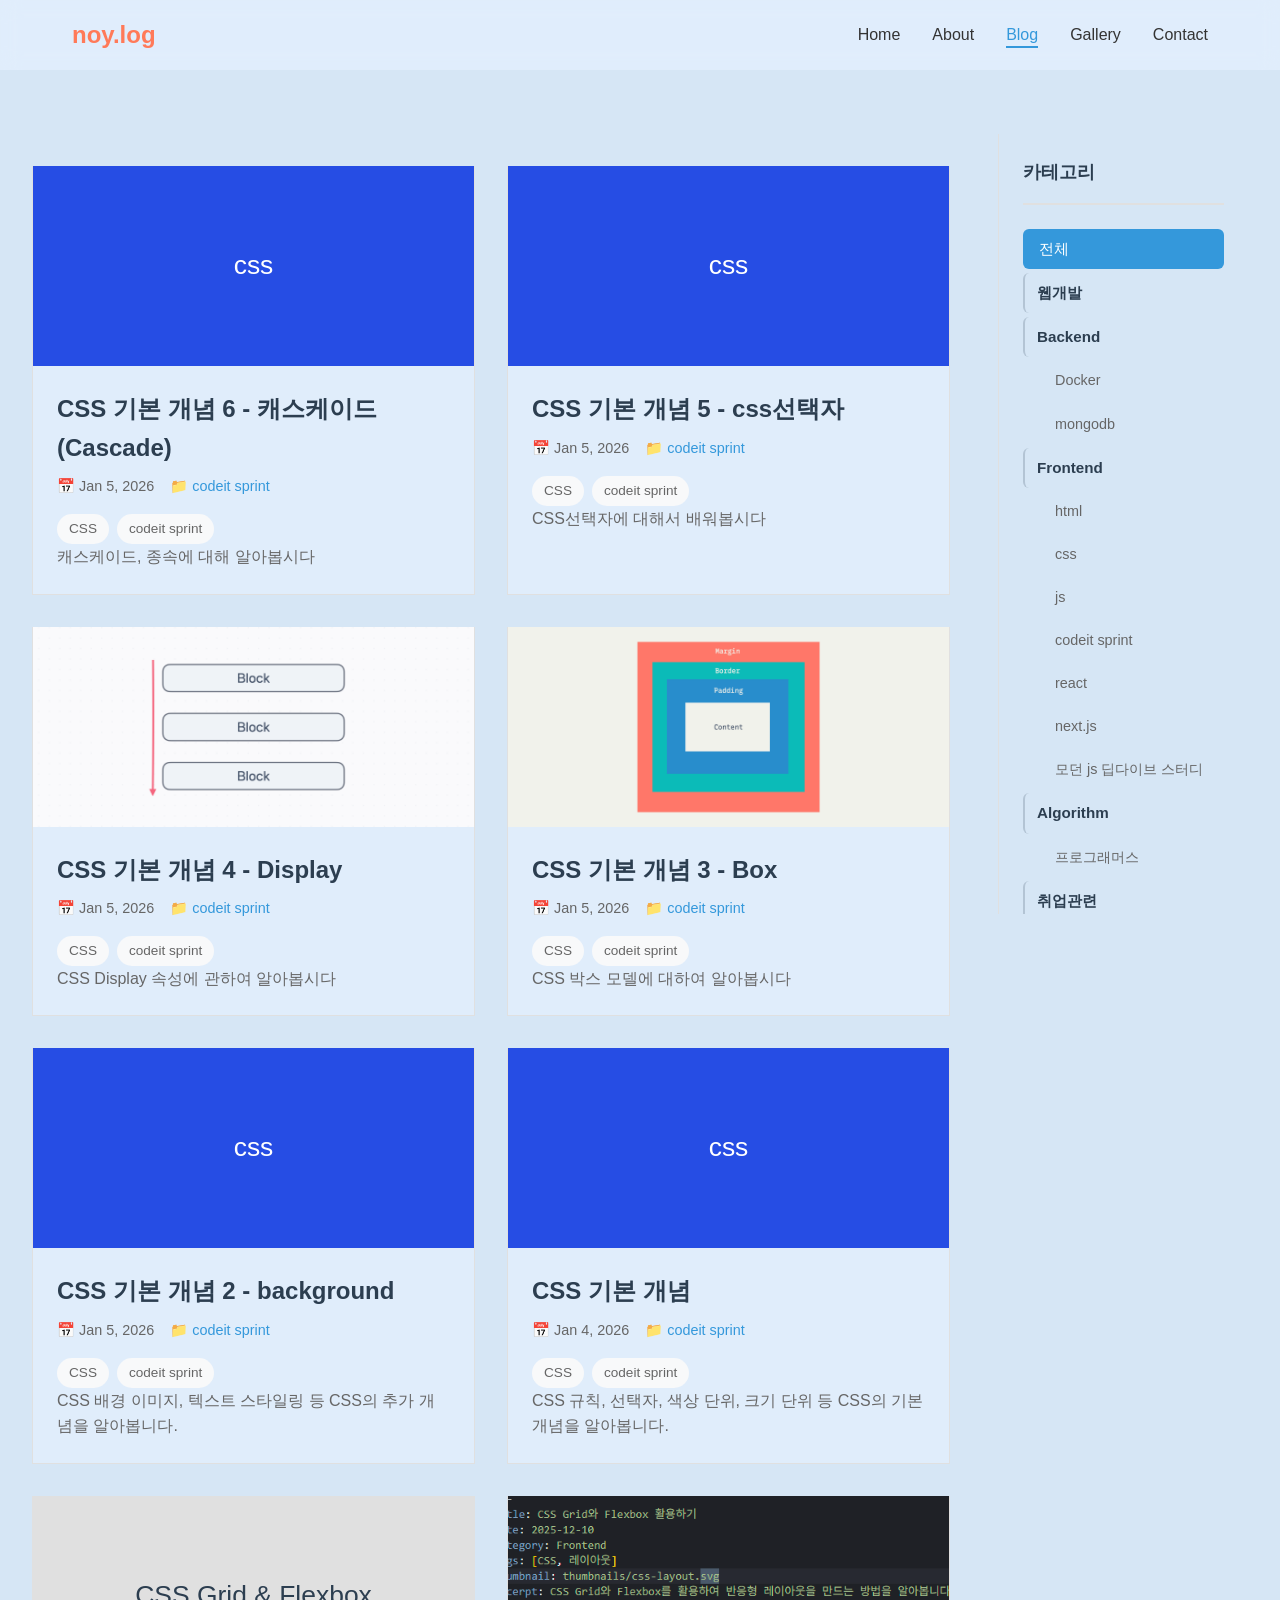
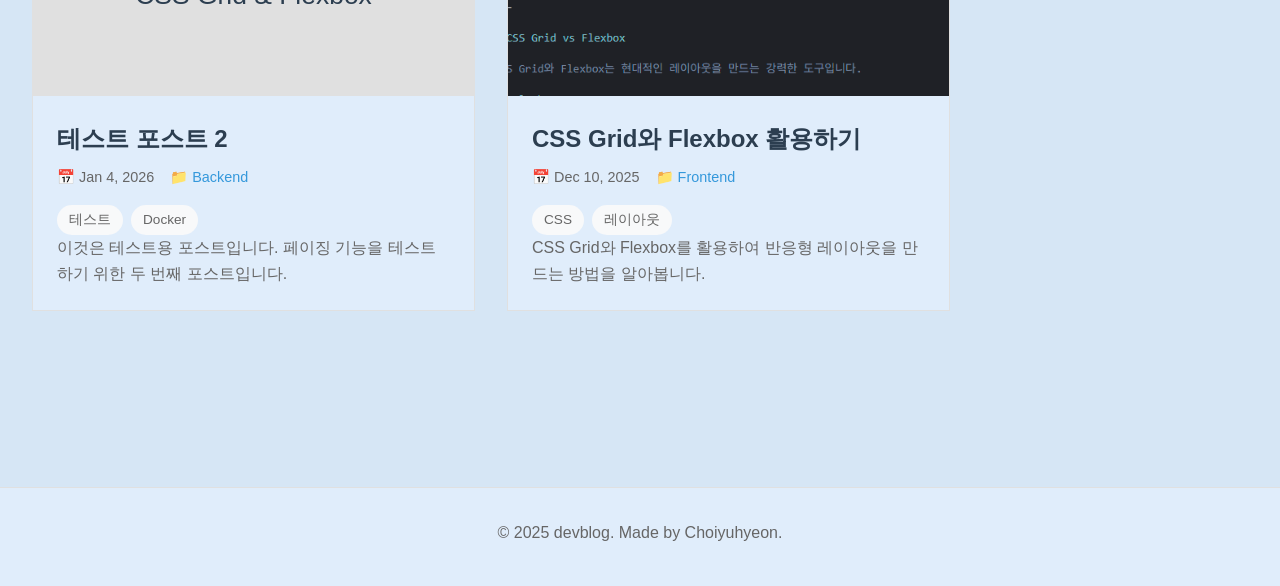
<file: index.html>
<!DOCTYPE html>
<html lang="ko">
<head>
    <meta charset="UTF-8">
    <meta name="viewport" content="width=device-width, initial-scale=1.0">
    <title>noylog - 성장하는 개발자 일지</title>
    <link rel="icon" type="image/svg+xml" href="/favicon.svg">
    <link rel="stylesheet" href="styles.css">
</head>
<body>
    <nav class="navbar">
        <div class="nav-container">
            <div class="logo">
                <a href="/home">noy.log</a>
            </div>
            <ul class="nav-menu">
                <li><a href="/home" class="nav-link">Home</a></li>
                <li><a href="/about" class="nav-link">About</a></li>
                <li><a href="#blog" class="nav-link">Blog</a></li>
                <li><a href="#gallery" class="nav-link">Gallery</a></li>
                <li><a href="/contact" class="nav-link">Contact</a></li>
            </ul>
            <button class="sidebar-toggle" id="sidebarToggle" aria-label="사이드바 토글" style="display: none;">☰</button>
            <button class="menu-toggle" aria-label="메뉴 토글">
                <span></span>
                <span></span>
                <span></span>
            </button>
        </div>
    </nav>

    <!-- Sidebar -->
    <aside class="sidebar" id="sidebar">
        <div class="sidebar-header">
            <h3>카테고리</h3>
            <button class="sidebar-close" id="sidebarClose" aria-label="사이드바 닫기">×</button>
        </div>
        <ul class="category-list" id="categoryList">
            <li><a href="#" class="category-link active" data-category="all" onclick="event.preventDefault(); if(typeof filterByCategory === 'function') filterByCategory('all');">전체</a></li>
            <!-- Categories will be loaded dynamically -->
        </ul>
    </aside>

    <div class="sidebar-overlay" id="sidebarOverlay"></div>

    <main class="main-content">

        <!-- Blog Section -->
        <section id="blog" class="section active">
            <div class="blog-container">
                <div class="blog-content">
                    <!-- <h2 class="section-title">블로그 파트 제목!</h2> -->
                    <div class="articles-grid" id="all-articles-grid">
                        <!-- All articles will be loaded here -->
                    </div>
                    <div class="pagination" id="pagination">
                        <!-- Pagination will be loaded here -->
                    </div>
                </div>
                <!-- Right Sidebar for Blog -->
                <aside class="blog-right-sidebar" id="blogRightSidebar">
                    <div class="blog-sidebar-header">
                        <h3>카테고리</h3>
                    </div>
                    <nav class="blog-category-nav">
                        <ul class="blog-category-list" id="blogCategoryList">
                            <!-- Categories will be loaded here -->
                        </ul>
                    </nav>
                </aside>
            </div>
        </section>

        <!-- Blog Post Detail -->
        <section id="post-detail" class="section">
            <div class="post-detail-container">
                <div class="post-detail-content-wrapper">
                    <div class="container">
                        <!-- <a href="#blog" class="back-link">← Back to Blog</a> -->
                        <article class="post-detail" id="post-detail-content">
                            <!-- Post detail will be loaded here -->
                        </article>
                    </div>
                </div>
                <aside class="post-detail-sidebar">
                    <div class="blog-sidebar-header">
                        <h3>카테고리</h3>
                    </div>
                    <nav class="blog-category-nav">
                        <ul class="blog-category-list" id="postDetailCategoryList">
                            <!-- Categories will be loaded here -->
                        </ul>
                    </nav>
                </aside>
            </div>
        </section>

        <!-- Gallery Section -->
        <section id="gallery" class="section">
            <div class="container">
                <h2 class="section-title">Gallery</h2>
                <div class="gallery-content">
                    <p>갤러리 섹션입니다. 프로젝트 스크린샷이나 이미지를 추가할 수 있습니다.</p>
                    <div class="gallery-grid">
                        <div class="gallery-item">
                            <div class="gallery-placeholder">이미지 1</div>
                        </div>
                        <div class="gallery-item">
                            <div class="gallery-placeholder">이미지 2</div>
                        </div>
                        <div class="gallery-item">
                            <div class="gallery-placeholder">이미지 3</div>
                        </div>
                    </div>
                </div>
            </div>
        </section>

    </main>

    <footer class="footer">
        <div class="container">
            <p>© 2025 devblog. Made by Choiyuhyeon.</p>
        </div>
    </footer>

    <script src="script.js"></script>
</body>
</html>
</file>
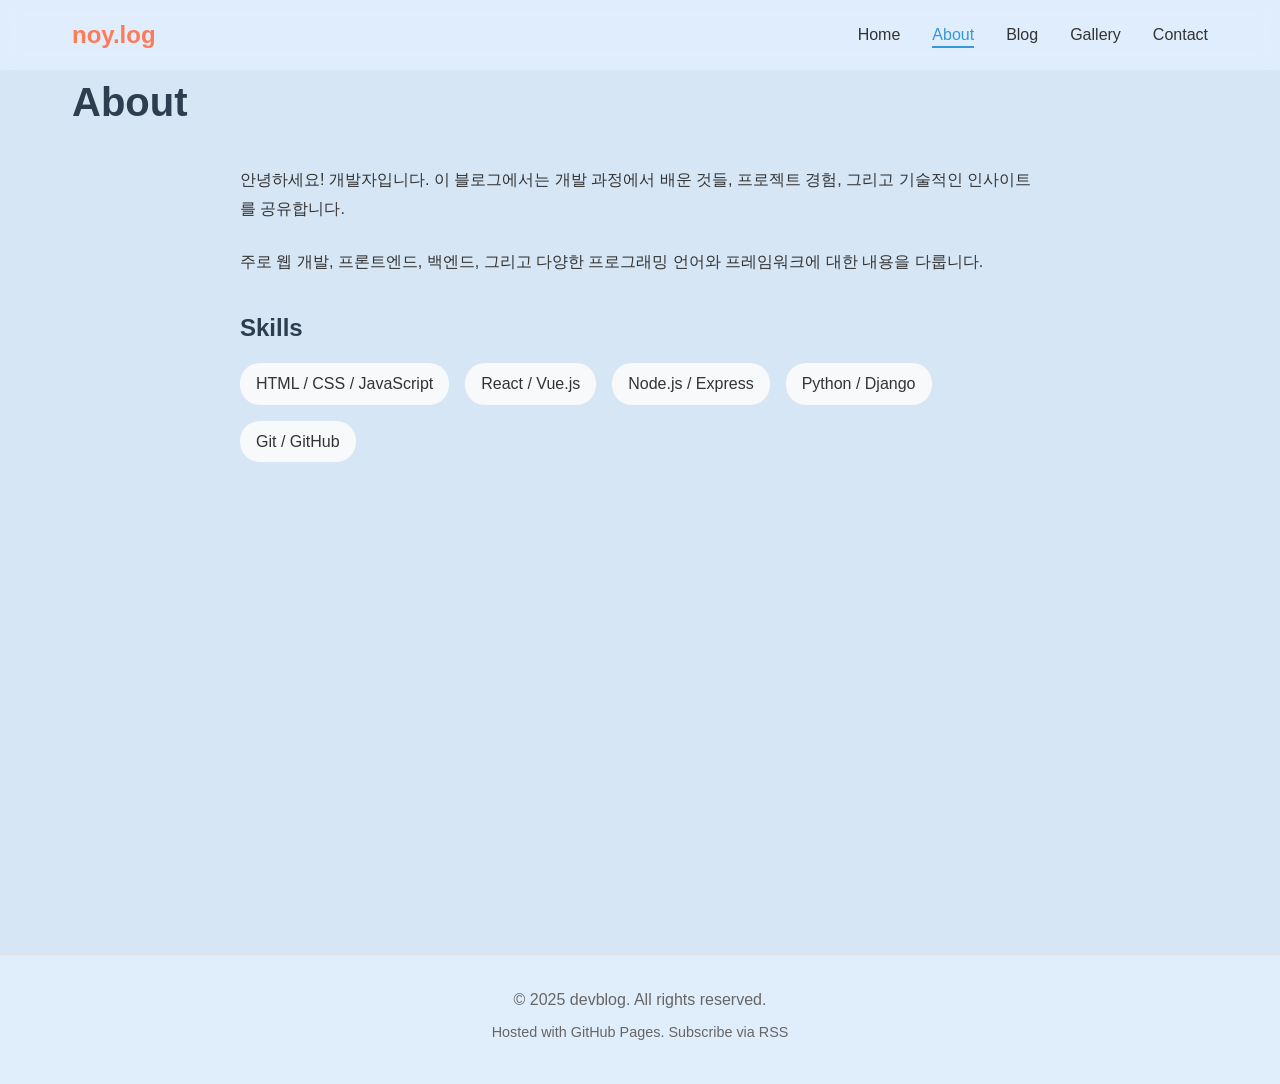
<file: about.html>
<!DOCTYPE html>
<html lang="ko">
<head>
    <meta charset="UTF-8">
    <meta name="viewport" content="width=device-width, initial-scale=1.0">
    <title>About - devblog</title>
    <link rel="icon" type="image/svg+xml" href="/favicon.svg">
    <link rel="stylesheet" href="styles.css">
</head>
<body>
    <nav class="navbar">
        <div class="nav-container">
            <div class="logo">
                <a href="/home">noy.log</a>
            </div>
            <ul class="nav-menu">
                <li><a href="/home" class="nav-link">Home</a></li>
                <li><a href="/about" class="nav-link active">About</a></li>
                <li><a href="/#blog" class="nav-link">Blog</a></li>
                <li><a href="/#gallery" class="nav-link">Gallery</a></li>
                <li><a href="/contact" class="nav-link">Contact</a></li>
            </ul>
            <button class="menu-toggle" aria-label="메뉴 토글">
                <span></span>
                <span></span>
                <span></span>
            </button>
        </div>
    </nav>

    <main class="main-content">
        <div class="container">
            <h2 class="section-title">About</h2>
            <div class="about-content">
                <div class="about-text">
                    <p>
                        안녕하세요! 개발자입니다. 이 블로그에서는 개발 과정에서 배운 것들,
                        프로젝트 경험, 그리고 기술적인 인사이트를 공유합니다.
                    </p>
                    <p>
                        주로 웹 개발, 프론트엔드, 백엔드, 그리고 다양한 프로그래밍 언어와
                        프레임워크에 대한 내용을 다룹니다.
                    </p>
                    <div class="skills">
                        <h3>Skills</h3>
                        <ul class="skills-list">
                            <li>HTML / CSS / JavaScript</li>
                            <li>React / Vue.js</li>
                            <li>Node.js / Express</li>
                            <li>Python / Django</li>
                            <li>Git / GitHub</li>
                        </ul>
                    </div>
                </div>
            </div>
        </div>
    </main>

    <footer class="footer">
        <div class="container">
            <p>© 2025 devblog. All rights reserved.</p>
            <p class="footer-sub">Hosted with GitHub Pages. Subscribe via RSS</p>
        </div>
    </footer>

    <script src="script.js"></script>
</body>
</html>
</file>
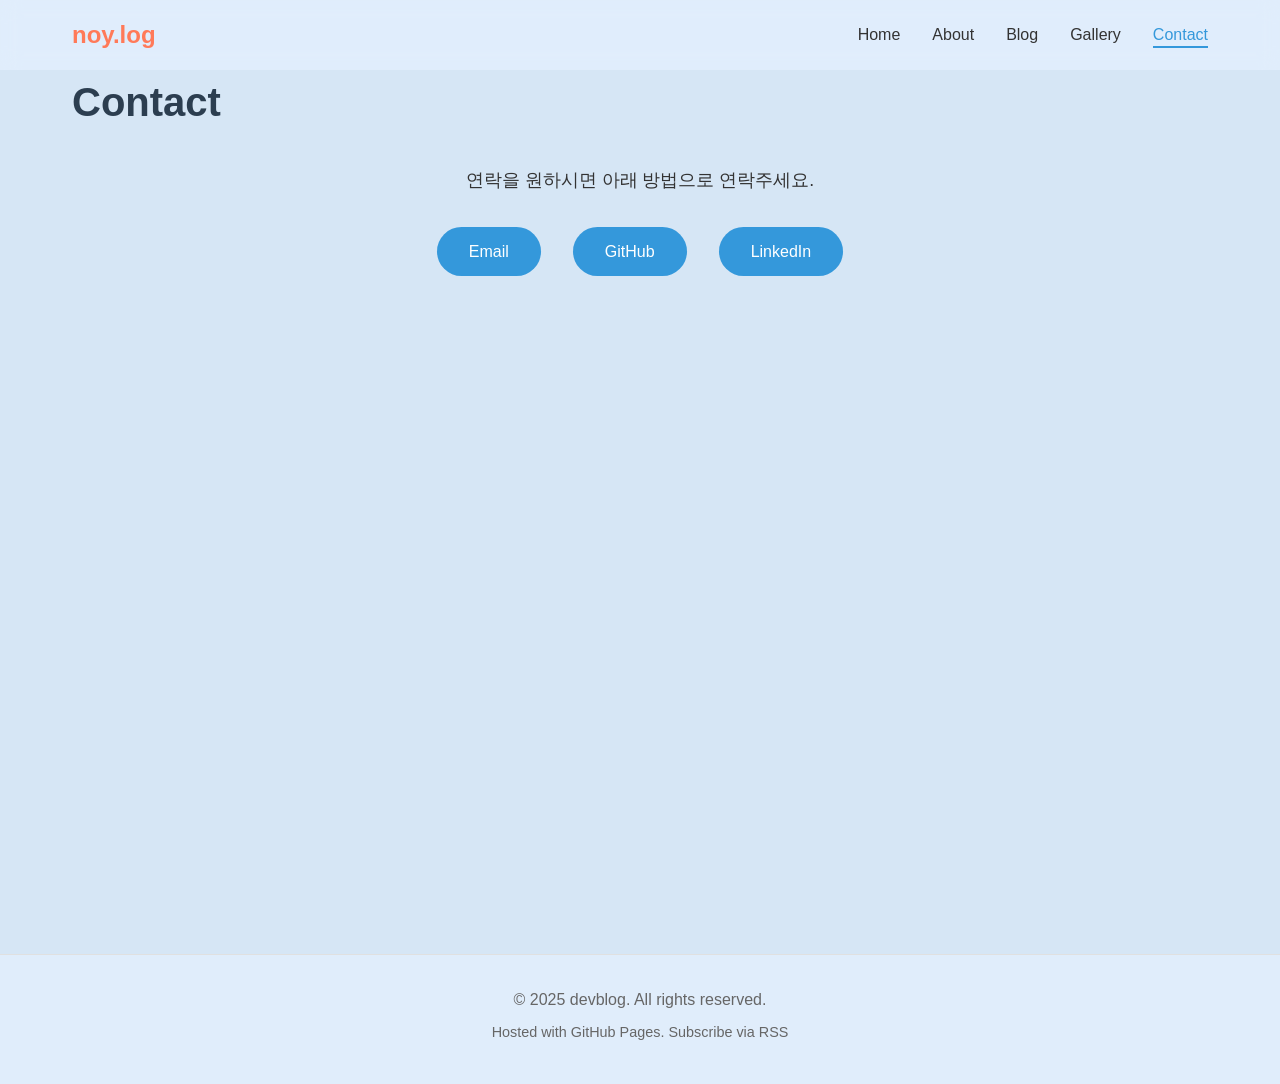
<file: contact.html>
<!DOCTYPE html>
<html lang="ko">
<head>
    <meta charset="UTF-8">
    <meta name="viewport" content="width=device-width, initial-scale=1.0">
    <title>Contact - devblog</title>
    <link rel="icon" type="image/svg+xml" href="/favicon.svg">
    <link rel="stylesheet" href="styles.css">
</head>
<body>
    <nav class="navbar">
        <div class="nav-container">
            <div class="logo">
                <a href="/home">noy.log</a>
            </div>
            <ul class="nav-menu">
                <li><a href="/home" class="nav-link">Home</a></li>
                <li><a href="/about" class="nav-link">About</a></li>
                <li><a href="/#blog" class="nav-link">Blog</a></li>
                <li><a href="/#gallery" class="nav-link">Gallery</a></li>
                <li><a href="/contact" class="nav-link active">Contact</a></li>
            </ul>
            <button class="menu-toggle" aria-label="메뉴 토글">
                <span></span>
                <span></span>
                <span></span>
            </button>
        </div>
    </nav>

    <main class="main-content">
        <div class="container">
            <h2 class="section-title">Contact</h2>
            <div class="contact-content">
                <p>연락을 원하시면 아래 방법으로 연락주세요.</p>
                <div class="contact-links">
                    <a href="mailto:your.email@example.com" class="contact-link">Email</a>
                    <a href="https://github.com/yourusername" target="_blank" class="contact-link">GitHub</a>
                    <a href="https://linkedin.com/in/yourusername" target="_blank" class="contact-link">LinkedIn</a>
                </div>
            </div>
        </div>
    </main>

    <footer class="footer">
        <div class="container">
            <p>© 2025 devblog. All rights reserved.</p>
            <p class="footer-sub">Hosted with GitHub Pages. Subscribe via RSS</p>
        </div>
    </footer>

    <script src="script.js"></script>
</body>
</html>
</file>
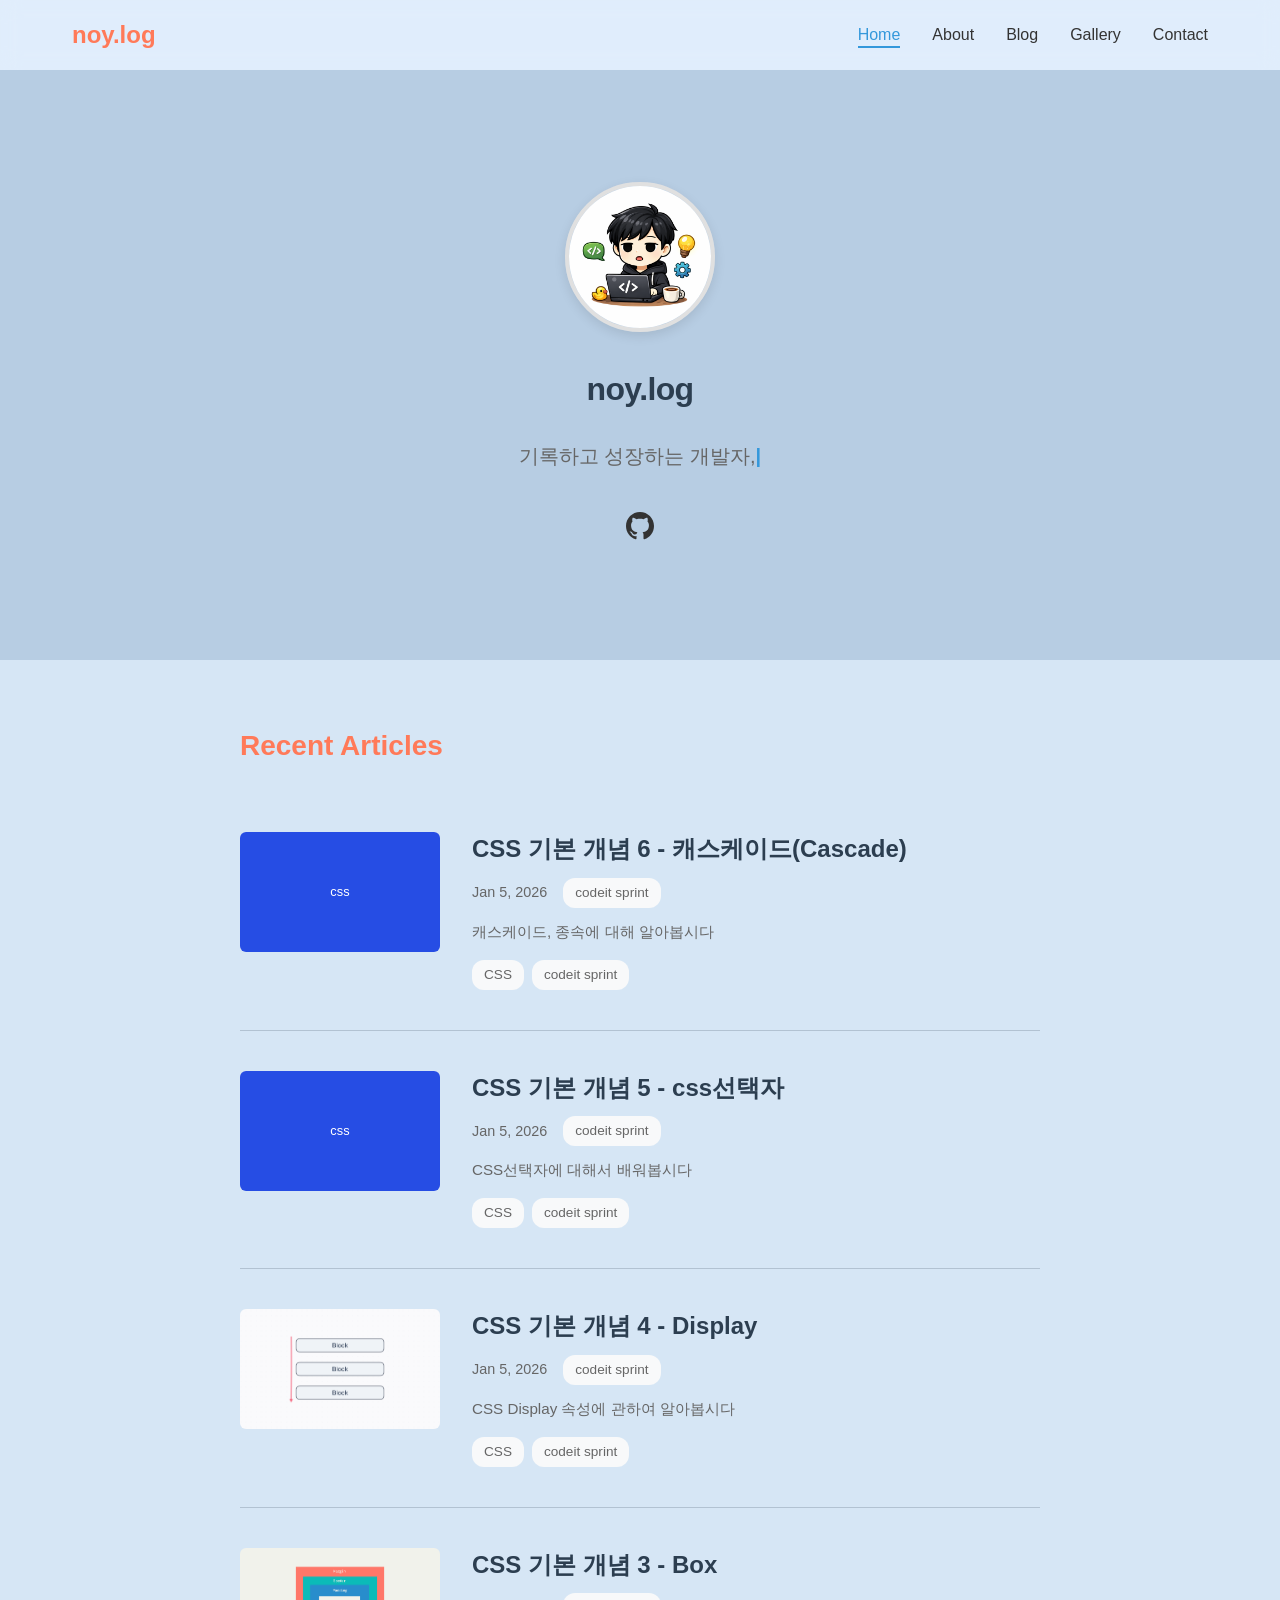
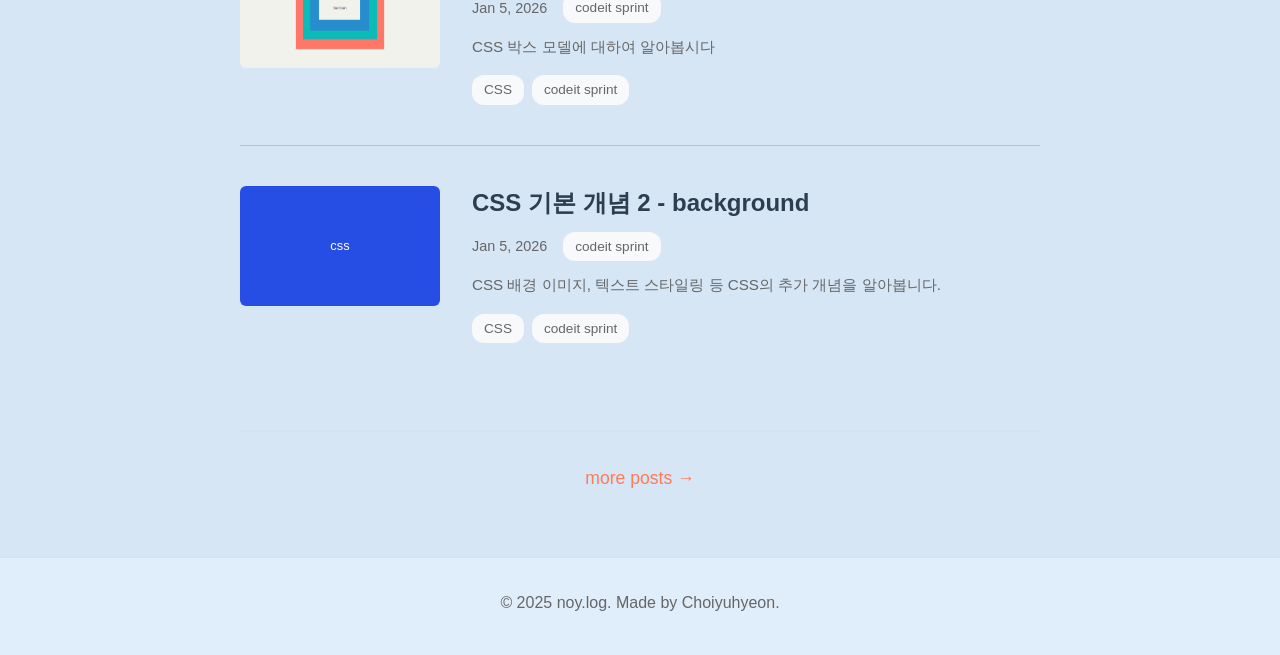
<file: home.html>
<!DOCTYPE html>
<html lang="ko">
<head>
    <meta charset="UTF-8">
    <meta name="viewport" content="width=device-width, initial-scale=1.0">
    <title>noy.log - 개발 블로그</title>
    <link rel="icon" type="image/svg+xml" href="/favicon.svg">
    <link rel="stylesheet" href="styles.css">
</head>
<body>
    <nav class="navbar">
        <div class="nav-container">
            <div class="logo">
                <a href="/home">noy.log</a>
            </div>
            <ul class="nav-menu">
                <li><a href="/home" class="nav-link active">Home</a></li>
                <li><a href="/about" class="nav-link">About</a></li>
                <li><a href="/#blog" class="nav-link">Blog</a></li>
                <li><a href="/#gallery" class="nav-link">Gallery</a></li>
                <li><a href="/contact" class="nav-link">Contact</a></li>
            </ul>
            <button class="menu-toggle" aria-label="메뉴 토글">
                <span></span>
                <span></span>
                <span></span>
            </button>
        </div>
    </nav>

    <main class="main-content">
        <div class="home-hero">
            <div class="container">
                <img src="images/myprofile.png" alt="Profile" class="home-hero-profile">
                <h2 class="home-hero-title">noy.log</h2>
                <p class="home-hero-subtitle" id="typing-text"></p>
                <a href="https://github.com/choiyuhyeon" target="_blank" rel="noopener noreferrer" class="home-hero-github">
                    <svg width="24" height="24" viewBox="0 0 24 24" fill="currentColor" xmlns="http://www.w3.org/2000/svg">
                        <path d="M12 0c-6.626 0-12 5.373-12 12 0 5.302 3.438 9.8 8.207 11.387.599.111.793-.261.793-.577v-2.234c-3.338.726-4.033-1.416-4.033-1.416-.546-1.387-1.333-1.756-1.333-1.756-1.089-.745.083-.729.083-.729 1.205.084 1.839 1.237 1.839 1.237 1.07 1.834 2.807 1.304 3.492.997.107-.775.418-1.305.762-1.604-2.665-.305-5.467-1.334-5.467-5.931 0-1.311.469-2.381 1.236-3.221-.124-.303-.535-1.524.117-3.176 0 0 1.008-.322 3.301 1.23.957-.266 1.983-.399 3.003-.404 1.02.005 2.047.138 3.006.404 2.291-1.552 3.297-1.23 3.297-1.23.653 1.653.242 2.874.118 3.176.77.84 1.235 1.911 1.235 3.221 0 4.609-2.807 5.624-5.479 5.921.43.372.823 1.102.823 2.222v3.293c0 .319.192.694.801.576 4.765-1.589 8.199-6.086 8.199-11.386 0-6.627-5.373-12-12-12z"/>
                    </svg>
                </a>
            </div>
        </div>
        
        <div class="container">
            <div class="home-articles">
                <div class="home-articles-header">
                    <h2 class="home-section-title">Recent Articles</h2>
                </div>
                <div class="home-articles-list" id="recent-articles-grid">
                    <!-- Recent articles will be loaded here -->
                </div>
                <div class="home-more-posts">
                    <a href="/#blog" class="more-posts-link">more posts →</a>
                </div>
            </div>
        </div>
    </main>

    <footer class="footer">
        <div class="container">
            <p>© 2025 noy.log. Made by Choiyuhyeon.</p>
        </div>
    </footer>

    <script src="script.js"></script>
</body>
</html>
</file>
<file: styles.css>
/* Reset and Base Styles */
* {
    margin: 0;
    padding: 0;
    box-sizing: border-box;
}

:root {
    --primary-color: #2c3e50;
    --secondary-color: #3498db;
    --text-color: #333;
    --text-light: #666;
    --bg-color: rgb(214, 230, 245);
    --bg-light: #f8f9fa;
    --border-color: #e0e0e0;
    --hover-color: #2980b9;
    --transition: all 0.3s ease;
}

@import url('https://fonts.googleapis.com/css2?family=Noto+Sans:wght@300;400;500;600;700&display=swap');

body {
    font-family: "Noto Sans", sans-serif;
    line-height: 1.6;
    color: var(--text-color);
    background-color: var(--bg-color);
    overflow-x: hidden;
}

/* Navigation */
.navbar {
    position: static;
    background-color: #e7f1ffa4;
    backdrop-filter: blur(10px);
    /* box-shadow: 0 2px 10px rgba(0, 0, 0, 0.1); */
    z-index: 1000;
    padding: 1rem 0;
}

.nav-container {
    max-width: 1200px;
    margin: 0 auto;
    padding: 0 2rem;
    display: flex;
    justify-content: space-between;
    align-items: center;
    gap: 1rem;
}

.nav-container .nav-menu {
    margin-left: auto;
}

.logo a {
    font-size: 1.5rem;
    font-weight: bold;
    color: #FF7A59;
    text-decoration: none;
    transition: var(--transition);
}

.logo a:hover {
    color: #FF7A59;
    opacity: 0.8;
}

.nav-menu {
    display: flex;
    list-style: none;
    gap: 2rem;
}

.nav-link {
    color: var(--text-color);
    text-decoration: none;
    font-weight: 500;
    transition: var(--transition);
    position: relative;
}

.nav-link:hover,
.nav-link.active {
    color: var(--secondary-color);
}

.nav-link.active::after {
    content: '';
    position: absolute;
    bottom: -5px;
    left: 0;
    right: 0;
    height: 2px;
    background-color: var(--secondary-color);
}

.menu-toggle {
    display: none;
    flex-direction: column;
    background: none;
    border: none;
    cursor: pointer;
    gap: 5px;
}

.menu-toggle span {
    width: 25px;
    height: 3px;
    background-color: var(--primary-color);
    transition: var(--transition);
}

.sidebar-toggle {
    display: block;
    background: none;
    border: none;
    font-size: 1.5rem;
    cursor: pointer;
    color: var(--primary-color);
    padding: 0.5rem;
    margin-left: 1rem;
    transition: var(--transition);
    order: 3;
}

.sidebar-toggle:hover {
    color: var(--secondary-color);
}

/* Sidebar */
.sidebar {
    position: fixed;
    left: -300px;
    top: 70px;
    width: 280px;
    height: calc(100vh - 70px);
    background-color: var(--bg-color);
    box-shadow: 2px 0 10px rgba(0, 0, 0, 0.1);
    transition: left 0.3s ease;
    z-index: 999;
    overflow-y: auto;
    border-right: 1px solid var(--border-color);
}

.sidebar.active {
    left: 0;
}

.sidebar-header {
    display: flex;
    justify-content: space-between;
    align-items: center;
    padding: 1.5rem;
    border-bottom: 1px solid var(--border-color);
    background-color: var(--bg-light);
}

.sidebar-header h3 {
    font-size: 1.25rem;
    color: var(--primary-color);
    margin: 0;
}

.sidebar-close {
    background: none;
    border: none;
    font-size: 2rem;
    cursor: pointer;
    color: var(--text-light);
    line-height: 1;
    padding: 0;
    width: 30px;
    height: 30px;
    display: flex;
    align-items: center;
    justify-content: center;
    transition: var(--transition);
}

.sidebar-close:hover {
    color: var(--primary-color);
}

.category-list {
    list-style: none;
    padding: 0;
    margin: 0;
}

.category-list li {
    border-bottom: 1px solid var(--border-color);
}

.category-link {
    display: block;
    padding: 1rem 1.5rem;
    color: var(--text-color);
    text-decoration: none;
    transition: var(--transition);
    font-weight: 500;
}

.category-link:hover {
    background-color: var(--bg-light);
    color: var(--secondary-color);
    padding-left: 2rem;
}

.category-link.active {
    background-color: var(--secondary-color);
    color: white;
}

.sidebar-overlay {
    position: fixed;
    top: 0;
    left: 0;
    right: 0;
    bottom: 0;
    background-color: rgba(0, 0, 0, 0.5);
    opacity: 0;
    visibility: hidden;
    transition: opacity 0.3s ease, visibility 0.3s ease;
    z-index: 998;
}

.sidebar-overlay.active {
    opacity: 1;
    visibility: visible;
}

/* Main Content */
.main-content {
    margin-top: 0;
    min-height: calc(100vh - 80px);
    transition: margin-left 0.3s ease;
}

/* home.html에서만 margin-top 제거 */
body:has(.home-hero) .main-content {
    margin-top: 0;
}

.section {
    display: none;
    padding: 4rem 0;
    animation: fadeIn 0.5s ease;
}

.section.active {
    display: block;
}

@keyframes fadeIn {
    from {
        opacity: 0;
        transform: translateY(20px);
    }
    to {
        opacity: 1;
        transform: translateY(0);
    }
}

.container {
    max-width: 1200px;
    margin: 0 auto;
    padding: 0 2rem;
}

/* Hero Section */
.hero {
    text-align: center;
    padding: 4rem 0;
    background: linear-gradient(135deg, var(--bg-light) 0%, var(--bg-color) 100%);
    border-radius: 10px;
    margin-bottom: 4rem;
}

.hero-title {
    font-size: 3rem;
    font-weight: bold;
    color: var(--primary-color);
    margin-bottom: 1rem;
}

.hero-subtitle {
    font-size: 1.25rem;
    color: var(--text-light);
}

/* Section Header */
.section-header {
    display: flex;
    justify-content: space-between;
    align-items: center;
    margin-bottom: 2rem;
}

.section-title {
    font-size: 2.5rem;
    color: var(--primary-color);
    margin-bottom: 2rem;
}

.view-all-link {
    color: var(--secondary-color);
    text-decoration: none;
    font-weight: 500;
    transition: var(--transition);
}

.view-all-link:hover {
    color: var(--hover-color);
}

/* Blog Container */
.blog-container {
    display: flex;
    gap: 3rem;
    max-width: 1400px;
    margin: 0 auto;
    padding: 0 2rem;
}

.blog-content {
    flex: 1;
    min-width: 0;
}

/* Articles Grid */
.articles-grid {
    display: grid;
    grid-template-columns: repeat(auto-fill, minmax(300px, 1fr));
    gap: 2rem;
    margin-top: 2rem;
}

/* Pagination */
.pagination {
    margin-top: 3rem;
    display: flex;
    justify-content: center;
    align-items: center;
}

.pagination-container {
    display: flex;
    gap: 0.5rem;
    align-items: center;
    flex-wrap: wrap;
}

.pagination-btn {
    padding: 0.5rem 1rem;
    border: 1px solid var(--border-color);
    background-color: var(--bg-color);
    color: var(--text-color);
    border-radius: 6px;
    cursor: pointer;
    transition: var(--transition);
    font-size: 0.95rem;
    min-width: 40px;
    text-align: center;
}


.pagination-btn.active {
    background-color: var(--primary-color);
    color: white;
    border-color: var(--primary-color);
}

.pagination-btn:disabled {
    opacity: 0.5;
    cursor: not-allowed;
}

.pagination-ellipsis {
    padding: 0 0.5rem;
    color: var(--text-light);
}

/* Blog Right Sidebar */
.blog-right-sidebar {
    width: 250px;
    position: sticky;
    top: 100px;
    height: fit-content;
    max-height: calc(100vh - 120px);
    background-color: var(--bg-color);
    border-left: 1px solid var(--border-color);
    padding: 1.5rem;
    overflow-y: hidden;
}

.blog-sidebar-header {
    margin-bottom: 1.5rem;
    padding-bottom: 1rem;
    border-bottom: 2px solid var(--border-color);
}

.blog-sidebar-header h3 {
    font-size: 1.1rem;
    font-weight: 600;
    color: var(--primary-color);
    margin: 0;
}

.blog-category-nav {
    margin: 0;
}

.blog-category-list {
    list-style: none;
    padding: 0;
    margin: 0;
}

.blog-category-list > li {
    margin-bottom: 0.25rem;
}

.blog-category-item {
    display: block;
    padding: 0.5rem 1rem;
    color: var(--text-color);
    text-decoration: none;
    border-radius: 6px;
    transition: var(--transition);
    font-weight: 500;
    font-size: 0.95rem;
}

.blog-category-item:hover {
    background-color: transparent;
    color: var(--secondary-color);
}

.blog-category-item.active {
    background-color: var(--secondary-color);
    color: white;
}

.blog-category-item.parent {
    font-weight: 600;
    color: var(--primary-color);
    margin-top: 0.75rem;
    margin-bottom: 0.25rem;
    border-left: 2px solid rgba(44, 62, 80, 0.2);
    padding-left: 0.75rem;
}

.blog-category-item.parent:first-child {
    margin-top: 0;
}

.blog-category-item.child {
    padding-left: 2rem;
    font-weight: 400;
    font-size: 0.9rem;
    color: var(--text-light);
}

.blog-category-item.child:hover {
    color: var(--secondary-color);
}

.blog-category-item.child.active {
    background-color: var(--secondary-color);
    color: white;
}

.article-card {
    background: #e7f1ffa4;
    border: 1px solid var(--border-color);
    border-top: none;
    border-radius: 0;
    padding: 0;
    transition: var(--transition);
    cursor: pointer;
    text-decoration: none;
    color: inherit;
    display: block;
    overflow: hidden;
}

.article-thumbnail {
    width: 100%;
    height: 200px;
    overflow: hidden;
    background-color: var(--bg-light);
    display: flex;
    align-items: center;
    justify-content: center;
    flex-shrink: 0;
}

.article-thumbnail img {
    width: 100%;
    height: 100%;
    object-fit: cover;
    transition: var(--transition);
    display: block;
}

.article-card:hover .article-thumbnail img {
    transform: scale(1.05);
}

.article-content {
    padding: 1.5rem;
}

.article-card:hover {
    /* transform: translateY(-5px); */
    box-shadow: 0 10px 30px rgba(0, 0, 0, 0.1);
    /* border-color: var(--secondary-color); */
}

.article-card .article-content h3 {
    font-size: 1.5rem;
    margin-bottom: 0.5rem;
    color: var(--primary-color);
}

.article-card .article-content .article-meta {
    display: flex;
    align-items: center;
    gap: 1rem;
    margin-bottom: 1rem;
    font-size: 0.9rem;
    color: var(--text-light);
}

.article-date {
    display: flex;
    align-items: center;
    gap: 0.5rem;
}

.article-category {
    display: flex;
    align-items: center;
    gap: 0.5rem;
    color: var(--secondary-color);
    font-weight: 500;
}

.article-tags {
    display: flex;
    gap: 0.5rem;
    flex-wrap: wrap;
    margin-top: 1rem;
}

.tag {
    background-color: var(--bg-light);
    color: var(--text-light);
    padding: 0.25rem 0.75rem;
    border-radius: 20px;
    font-size: 0.85rem;
}

.article-card .article-content .article-excerpt {
    color: var(--text-light);
    line-height: 1.6;
}

/* Post Detail */
.back-link {
    display: inline-block;
    margin-bottom: 2rem;
    color: var(--secondary-color);
    text-decoration: none;
    font-weight: 500;
    transition: var(--transition);
}

.back-link:hover {
    color: var(--hover-color);
}

/* Post Detail Container */
.post-detail-container {
    display: flex;
    gap: 3rem;
    max-width: 1400px;
    margin: 0 auto;
    padding: 0 2rem;
}

.post-detail-sidebar {
    width: 250px;
    position: sticky;
    top: 100px;
    height: fit-content;
    max-height: calc(100vh - 120px);
    background-color: var(--bg-color);
    border-left: 1px solid var(--border-color);
    padding: 1.5rem;
    overflow-y: hidden;
}

.post-detail-content-wrapper {
    flex: 1;
    min-width: 0;
}

.post-detail {
    max-width: 800px;
    margin: 0 auto;
    background: var(--bg-color);
    padding: 2rem;
    border-radius: 8px;
    border: 1px solid #B7CDE3;
    /* box-shadow: 0 2px 10px rgba(0, 0, 0, 0.05); */
}

.post-detail h1 {
    font-size: 2.5rem;
    color: var(--primary-color);
    margin-bottom: 1rem;
}

.post-detail .post-content h1 {
    font-size: 1.75rem;
    color: var(--primary-color);
    margin-top: 2rem;
    margin-bottom: 1rem;
    font-weight: 600;
}

.post-detail .post-meta {
    display: flex;
    align-items: center;
    flex-wrap: wrap;
    gap: 1rem;
    margin-bottom: 2rem;
    padding-bottom: 1rem;
    border-bottom: 1px solid #B7CDE3;
    color: var(--text-light);
}

.post-detail .post-meta > span {
    display: inline-flex;
    align-items: center;
}

.post-detail .post-meta .article-tags {
    display: inline-flex;
    align-items: center;
    gap: 0.5rem;
    margin: 0;
}

.post-detail .post-content {
    line-height: 1.8;
    color: var(--text-color);
}

.post-detail .post-content h2 {
    font-size: 2rem;
    color: var(--primary-color);
    margin-top: 2rem;
    margin-bottom: 1rem;
}

.post-detail .post-content h3 {
    font-size: 1.5rem;
    color: var(--primary-color);
    margin-top: 1.5rem;
    margin-bottom: 0.75rem;
}

.post-detail .post-content p {
    margin-bottom: 1rem;
}

.post-detail .post-content code {
    background-color: #fff9c4;
    color: #333;
    padding: 0.2rem 0.4rem;
    border-radius: 4px;
    font-family: "Noto Sans", sans-serif;
    font-size: 0.9em;
    font-weight: 500;
}

.post-detail .post-content pre {
    background-color: #f8f9fa;
    color: #2c3e50;
    padding: 1.5rem;
    border-radius: 8px;
    overflow-x: auto;
    margin: 1.5rem 0;
    position: relative;
    border: 1px solid #e0e0e0;
    box-shadow: 0 2px 4px rgba(0, 0, 0, 0.05);
}

.post-detail .post-content pre code {
    background: none;
    padding: 0;
    color: #2c3e50;
    font-size: 0.9rem;
    line-height: 1.6;
    display: block;
    font-weight: 400;
    font-family: "Noto Sans", sans-serif;
}

/* 코드 블록 언어 라벨 */
.post-detail .post-content pre::before {
    content: attr(data-lang);
    position: absolute;
    top: 0.5rem;
    right: 1rem;
    font-size: 0.75rem;
    color: #9ca3af;
    text-transform: uppercase;
    font-weight: 600;
    letter-spacing: 0.05em;
}

.post-detail .post-content pre:not([data-lang])::before,
.post-detail .post-content pre[data-lang=""]::before {
    display: none;
}

/* 코드 하이라이팅 색상 */
.post-detail .post-content pre code .code-keyword {
    color: #7c3aed;
    font-weight: 600;
}

.post-detail .post-content pre code .code-string {
    color: #059669;
}

.post-detail .post-content pre code .code-number {
    color: #dc2626;
}

.post-detail .post-content pre code .code-comment {
    color: #6b7280;
    font-style: italic;
}

.post-detail .post-content ul,
.post-detail .post-content ol {
    margin-left: 2rem;
    margin-bottom: 1rem;
}

.post-detail .post-content li {
    margin-bottom: 0.5rem;
}

.post-detail .post-content table {
    width: 100%;
    border-collapse: collapse;
    margin: 1.5rem 0;
    background-color: white;
    border-radius: 8px;
    overflow: hidden;
    box-shadow: 0 2px 4px rgba(0, 0, 0, 0.05);
}

.post-detail .post-content table th {
    background-color: #f8f9fa;
    padding: 0.75rem 1rem;
    text-align: left;
    font-weight: 600;
    color: var(--primary-color);
    border-bottom: 2px solid #e0e0e0;
}

.post-detail .post-content table td {
    padding: 0.75rem 1rem;
    border-bottom: 1px solid #e0e0e0;
    color: var(--text-color);
}

.post-detail .post-content table tr:last-child td {
    border-bottom: none;
}

.post-detail .post-content table tr:hover {
    background-color: #f8f9fa;
}

.post-detail .post-content hr {
    border: none;
    border-top: 2px solid #B7CDE3;
    margin: 2rem 0;
}

.post-detail .post-content br {
    line-height: 1.6;
}

/* About Section */
.about-content {
    max-width: 800px;
    margin: 0 auto;
}

.about-text p {
    margin-bottom: 1.5rem;
    line-height: 1.8;
    color: var(--text-color);
}

.skills {
    margin-top: 2rem;
}

.skills h3 {
    font-size: 1.5rem;
    color: var(--primary-color);
    margin-bottom: 1rem;
}

.skills-list {
    list-style: none;
    display: flex;
    flex-wrap: wrap;
    gap: 1rem;
}

.skills-list li {
    background-color: var(--bg-light);
    padding: 0.5rem 1rem;
    border-radius: 20px;
    color: var(--text-color);
}

/* Gallery Section */
.gallery-content {
    max-width: 1000px;
    margin: 0 auto;
}

.gallery-grid {
    display: grid;
    grid-template-columns: repeat(auto-fill, minmax(250px, 1fr));
    gap: 1.5rem;
    margin-top: 2rem;
}

.gallery-item {
    aspect-ratio: 1;
    border-radius: 8px;
    overflow: hidden;
    box-shadow: 0 2px 10px rgba(0, 0, 0, 0.1);
}

.gallery-placeholder {
    width: 100%;
    height: 100%;
    background: linear-gradient(135deg, var(--bg-light) 0%, var(--border-color) 100%);
    display: flex;
    align-items: center;
    justify-content: center;
    color: var(--text-light);
    font-weight: 500;
}

/* Contact Section */
.contact-content {
    max-width: 600px;
    margin: 0 auto;
    text-align: center;
}

.contact-content p {
    margin-bottom: 2rem;
    font-size: 1.1rem;
    color: var(--text-color);
}

.contact-links {
    display: flex;
    justify-content: center;
    gap: 2rem;
    flex-wrap: wrap;
}

.contact-link {
    display: inline-block;
    padding: 0.75rem 2rem;
    background-color: var(--secondary-color);
    color: white;
    text-decoration: none;
    border-radius: 25px;
    transition: var(--transition);
    font-weight: 500;
}

.contact-link:hover {
    background-color: var(--hover-color);
    transform: translateY(-2px);
    box-shadow: 0 5px 15px rgba(52, 152, 219, 0.3);
}

/* Footer */
.footer {
    background-color: #e7f1ffa4;
    padding: 2rem 0;
    text-align: center;
    margin-top: 4rem;
    border-top: 1px solid var(--border-color);
}

.footer p {
    color: var(--text-light);
    margin-bottom: 0.5rem;
}

.footer-sub {
    font-size: 0.9rem;
}

/* Responsive Design */
@media (max-width: 768px) {
    .sidebar {
        width: 100%;
        left: -100%;
    }

    .sidebar.active {
        left: 0;
    }

    .nav-menu {
        position: fixed;
        left: -100%;
        top: 70px;
        flex-direction: column;
        background-color: white;
        width: 100%;
        text-align: center;
        transition: 0.3s;
        box-shadow: 0 10px 27px rgba(0, 0, 0, 0.05);
        padding: 2rem 0;
    }

    .nav-menu.active {
        left: 0;
    }

    .menu-toggle {
        display: flex;
    }

    .sidebar-toggle {
        display: block;
    }

    .hero-title {
        font-size: 2rem;
    }

    .hero-subtitle {
        font-size: 1rem;
    }

    .section-title {
        font-size: 2rem;
    }

    .articles-grid {
        grid-template-columns: 1fr;
    }

    .article-thumbnail {
        height: 180px;
    }

    .container {
        padding: 0 1rem;
    }

    .section-header {
        flex-direction: column;
        align-items: flex-start;
        gap: 1rem;
    }
}

@media (max-width: 480px) {
    .hero {
        padding: 2rem 0;
    }

    .section {
        padding: 2rem 0;
    }

    .post-detail {
        padding: 1rem;
    }

    .post-detail h1 {
        font-size: 1.75rem;
    }
}

/* Home Page Layout (WENIVLOG Style) */
.home-hero {
    width: 100%;
    text-align: center;
    padding: 7rem 0 7rem;
    margin-top: 0;
    margin-bottom: 4rem;
    background-color: #B7CDE3;
}

.home-hero .container {
    text-align: center;
    display: flex;
    flex-direction: column;
    align-items: center;
    gap: 1.5rem;
}

.home-hero-profile {
    width: 150px;
    height: 150px;
    border-radius: 50%;
    object-fit: cover;
    border: 4px solid var(--border-color);
    box-shadow: 0 4px 12px rgba(0, 0, 0, 0.1);
    margin-bottom: 0.5rem;
}

.home-hero-title {
    font-size: 2rem;
    font-weight: bold;
    color: var(--primary-color);
    margin: 0;
    letter-spacing: -0.02em;
}

.home-hero-github {
    display: inline-flex;
    align-items: center;
    justify-content: center;
    color: var(--text-color);
    text-decoration: none;
    transition: var(--transition);
    margin-top: 0.5rem;
    padding: 0.5rem;
    border-radius: 50%;
    background-color: transparent;
}

.home-hero-github:hover {
    color: var(--secondary-color);
    background-color: var(--bg-light);
    transform: scale(1.1);
}

.home-hero-github svg {
    width: 28px;
    height: 28px;
}

.home-hero-subtitle {
    font-size: 1.25rem;
    color: var(--text-light);
    font-weight: 400;
    min-height: 1.5em;
}

.typing-cursor {
    display: inline-block;
    animation: blink 1s infinite;
    color: var(--secondary-color);
    font-weight: bold;
}

@keyframes blink {
    0%, 50% {
        opacity: 1;
    }
    51%, 100% {
        opacity: 0;
    }
}

.home-articles {
    max-width: 800px;
    margin: 0 auto;
}

.home-articles-header {
    margin-bottom: 3rem;
    padding-bottom: 1rem;
}

.home-section-title {
    font-size: 1.75rem;
    font-weight: 600;
    color: #FF7A59;
    margin: 0;
}

.home-articles-list {
    display: flex;
    flex-direction: column;
    gap: 0;
}

/* Home Page Article List Style */
.home-articles-list .article-card {
    background: transparent;
    border: none;
    border-bottom: 1px solid #93a2b386;
    border-radius: 0;
    padding: 2.5rem 0;
    margin: 0;
    display: flex;
    gap: 2rem;
    text-align: left;
    cursor: pointer;
    transition: var(--transition);
}

.home-articles-list .article-thumbnail {
    width: 200px;
    height: 120px;
    flex-shrink: 0;
    border-radius: 6px;
    overflow: hidden;
    background-color: var(--bg-light);
}

.home-articles-list .article-thumbnail img {
    width: 100%;
    height: 100%;
    object-fit: cover;
}

.home-articles-list .article-content {
    flex: 1;
    padding: 0;
}

.home-articles-list .article-card:first-child {
    padding-top: 0;
}

.home-articles-list .article-card:last-child {
    border-bottom: none;
}

.home-articles-list .article-card:hover {
    box-shadow: none;
    transform: none;
    padding-left: 1rem;
}

.home-articles-list .article-card .article-content h3 {
    font-size: 1.5rem;
    margin-bottom: 0.75rem;
    color: var(--primary-color);
    font-weight: 600;
    line-height: 1.4;
    transition: var(--transition);
}

.home-articles-list .article-card:hover .article-content h3 {
    color: var(--secondary-color);
}

.home-articles-list .article-card .article-content .article-meta {
    display: flex;
    align-items: center;
    gap: 1rem;
    margin-bottom: 0.75rem;
    font-size: 0.9rem;
    color: var(--text-light);
    flex-wrap: wrap;
}

.home-articles-list .article-date {
    display: flex;
    align-items: center;
    gap: 0.5rem;
}

.home-articles-list .article-category {
    display: inline-block;
    padding: 0.25rem 0.75rem;
    background-color: var(--bg-light);
    color: var(--text-light);
    border-radius: 12px;
    font-size: 0.85rem;
    font-weight: 500;
}

.home-articles-list .article-excerpt {
    color: var(--text-light);
    line-height: 1.7;
    margin-top: 0.75rem;
    font-size: 0.95rem;
}

.home-more-posts {
    margin-top: 3rem;
    text-align: center;
    padding-top: 2rem;
    border-top: 1px solid var(--border-color);
}

.more-posts-link {
    color: #FF7A59;
    text-decoration: none;
    font-size: 1.1rem;
    font-weight: 500;
    transition: var(--transition);
    display: inline-block;
}

.more-posts-link:hover {
    opacity: 0.8;
    transform: translateX(5px);
}

.home-articles-list .article-card .article-content .article-tags {
    margin-top: 1rem;
    display: flex;
    gap: 0.5rem;
    flex-wrap: wrap;
}

.home-articles-list .tag {
    background-color: var(--bg-light);
    color: var(--text-light);
    padding: 0.25rem 0.75rem;
    border-radius: 12px;
    font-size: 0.85rem;
    font-weight: 400;
}

/* Responsive for Home Page */
@media (max-width: 768px) {
    .home-hero {
        padding: 4rem 0 3rem;
    }

    .home-hero-title {
        font-size: 2.5rem;
    }

    .home-hero-subtitle {
        font-size: 1.1rem;
    }

    .home-articles {
        padding: 0 1rem;
    }

    .home-articles-list .article-card {
        padding: 2rem 0;
        flex-direction: column;
    }

    .home-articles-list .article-thumbnail {
        width: 100%;
        height: 180px;
    }

    .home-articles-list .article-card:hover {
        padding-left: 0;
    }

    .home-articles-list .article-card .article-content h3 {
        font-size: 1.25rem;
    }
}
</file>
